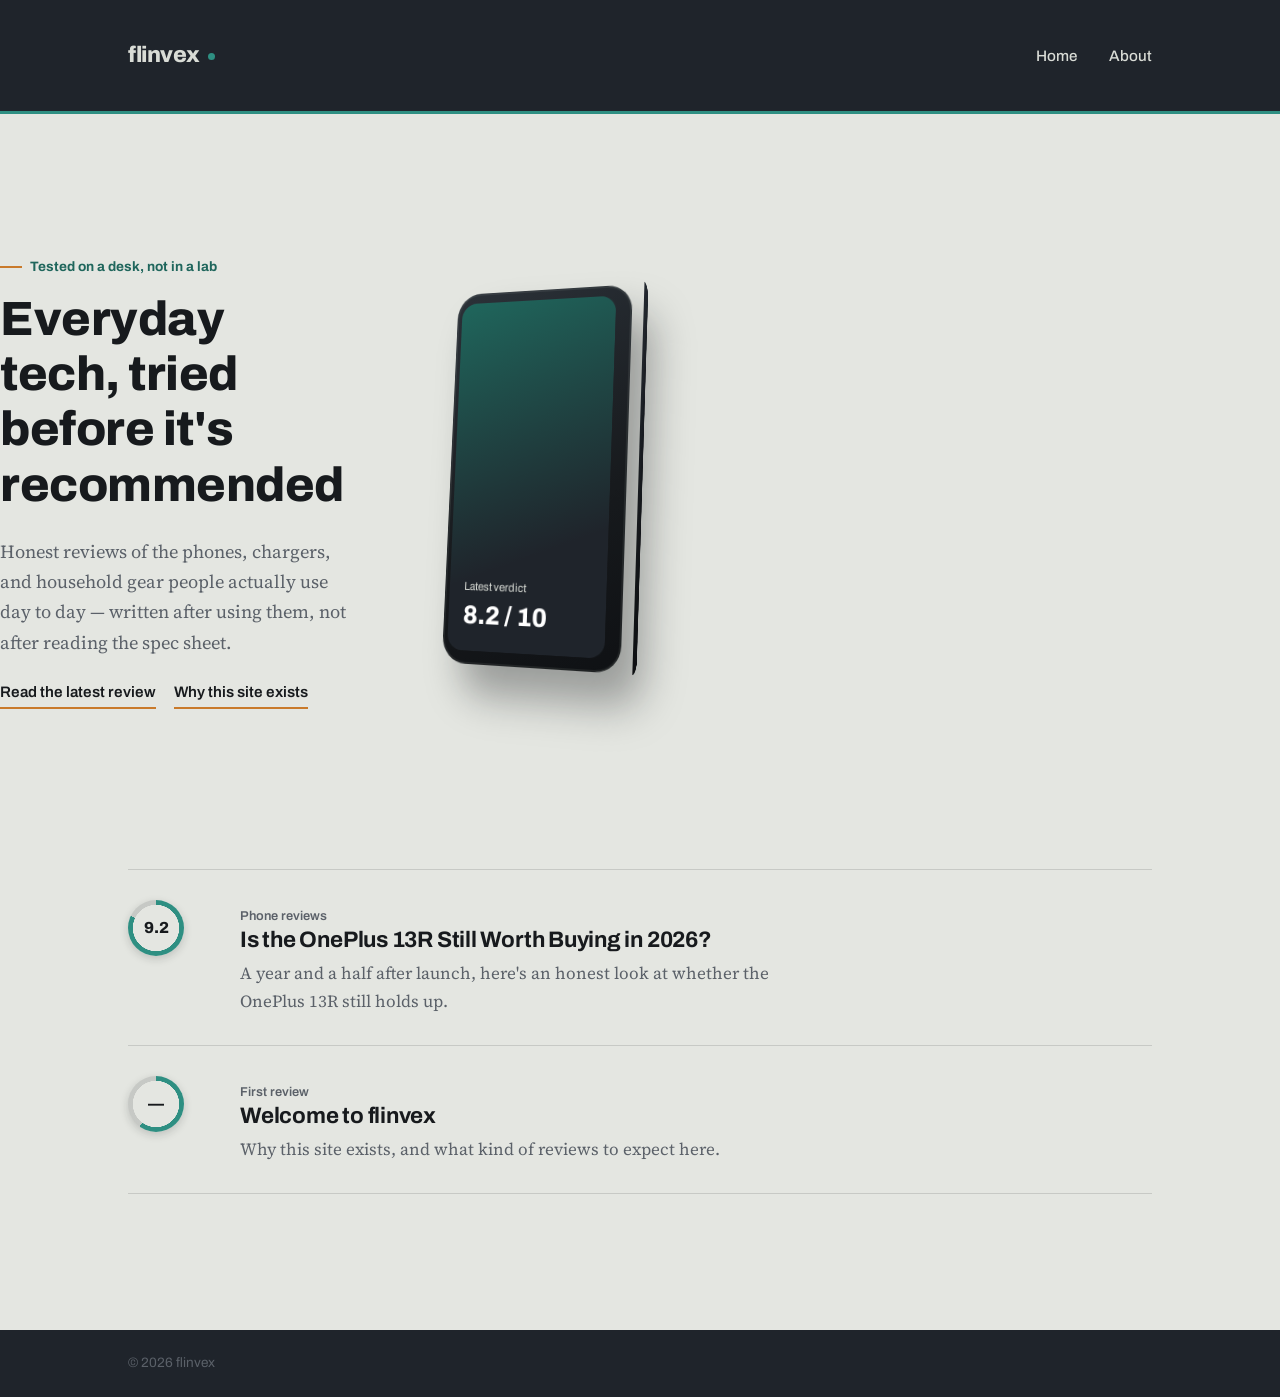
<file: index.html>
<!DOCTYPE html>
<html lang="en">
<head>
<meta charset="UTF-8">
<meta name="viewport" content="width=device-width, initial-scale=1.0">
<title>flinvex — everyday tech, tried and reviewed</title>
<meta name="description" content="Honest reviews of the everyday tech and household gear I actually use, with links to buy the ones worth buying.">
<link rel="stylesheet" href="style.css">
</head>
<body>

<header class="site-header">
  <div class="wrap">
    <p class="site-title"><a href="/">flinvex</a></p>
    <nav class="site-nav">
      <a href="/">Home</a>
      <a href="/about.html">About</a>
    </nav>
  </div>
</header>

<section class="hero">
  <div class="wrap hero">
    <div class="hero-copy">
      <p class="eyebrow-mark">Tested on a desk, not in a lab</p>
      <h1>Everyday tech, tried before it's recommended</h1>
      <p class="intro">Honest reviews of the phones, chargers, and household gear people actually use day to day — written after using them, not after reading the spec sheet.</p>
      <div class="hero-links">
        <a href="#latest">Read the latest review</a>
        <a href="/about.html">Why this site exists</a>
      </div>
    </div>

    <div class="device-stage">
      <div class="device">
        <div class="device-edge"></div>
        <div class="device-body"></div>
        <div class="device-screen">
          <div class="readout">
            Latest verdict
            <strong>8.2 / 10</strong>
          </div>
        </div>
      </div>
    </div>
  </div>
</section>

<main class="wrap" id="latest">
  <ul class="post-list">
    <li>
      <span class="verdict" style="--score: 82;">9.2</span>
      <div>
        <p class="post-date">Phone reviews</p>
        <h2><a href="/posts/oneplus-13r-still-worth-buying-2026.html">Is the OnePlus 13R Still Worth Buying in 2026?</a></h2>
        <p class="post-excerpt">A year and a half after launch, here's an honest look at whether the OnePlus 13R still holds up.</p>
      </div>
    </li>
    <li>
      <span class="verdict" style="--score: 60;">—</span>
      <div>
        <p class="post-date">First review</p>
        <h2><a href="/posts/hello-world.html">Welcome to flinvex</a></h2>
        <p class="post-excerpt">Why this site exists, and what kind of reviews to expect here.</p>
      </div>
    </li>
  </ul>
</main>

<footer class="site-footer">
  <div class="wrap">
    &copy; 2026 flinvex
  </div>
</footer>

<script>
  // Subtle interactive tilt on the hero device — responds to pointer position.
  // No effect if the visitor prefers reduced motion, or on touch-only devices.
  (function () {
    var stage = document.querySelector('.device-stage');
    var device = document.querySelector('.device');
    if (!stage || !device) return;
    var prefersReduced = window.matchMedia('(prefers-reduced-motion: reduce)').matches;
    if (prefersReduced || !window.matchMedia('(hover: hover)').matches) return;

    stage.addEventListener('mousemove', function (e) {
      var rect = stage.getBoundingClientRect();
      var x = (e.clientX - rect.left) / rect.width - 0.5;
      var y = (e.clientY - rect.top) / rect.height - 0.5;
      device.style.transform =
        'rotateY(' + (-22 + x * 14) + 'deg) rotateX(' + (6 - y * 10) + 'deg)';
    });
    stage.addEventListener('mouseleave', function () {
      device.style.transform = 'rotateY(-22deg) rotateX(6deg)';
    });
  })();
</script>

</body>
</html>
</file>
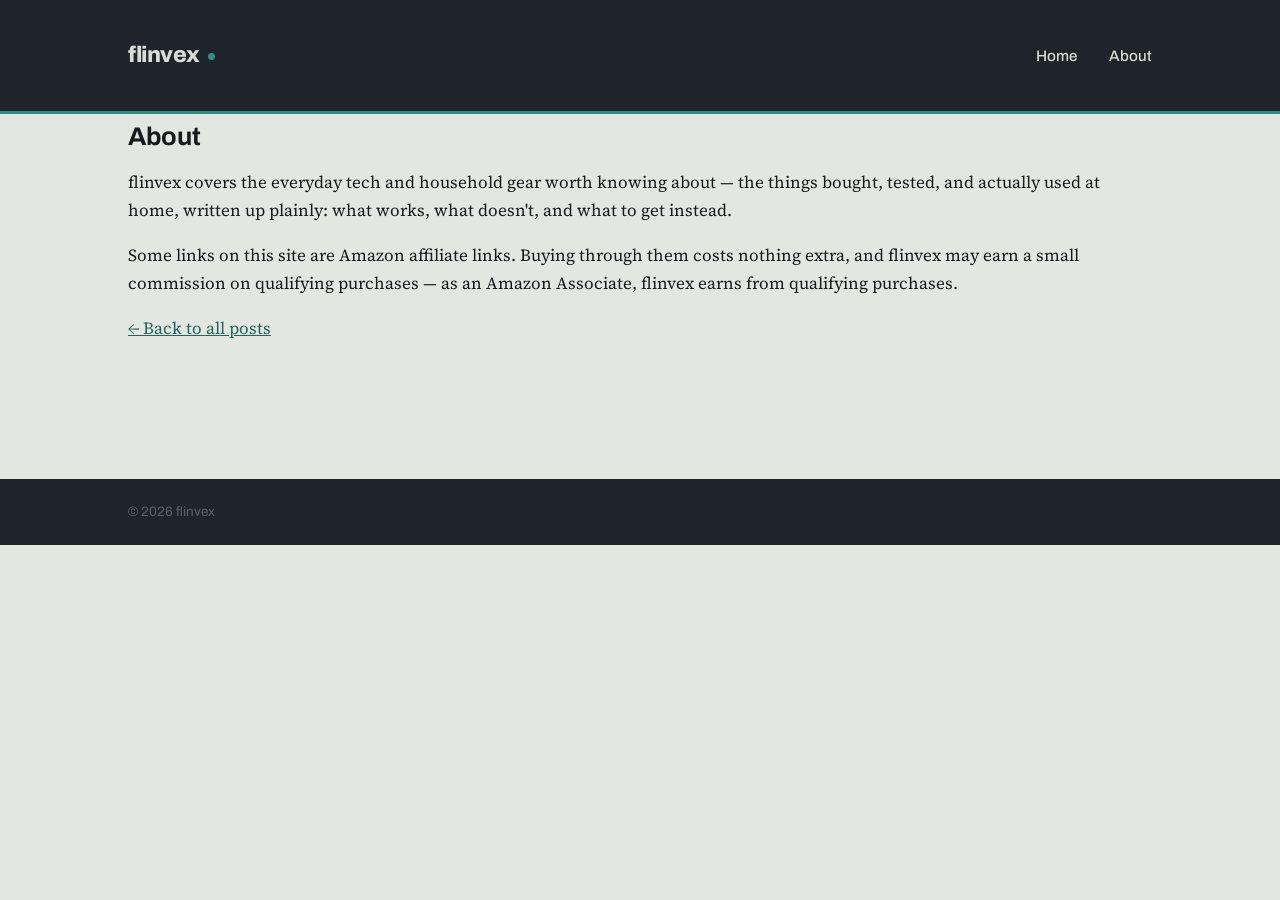
<file: about.html>
<!DOCTYPE html>
<html lang="en">
<head>
<meta charset="UTF-8">
<meta name="viewport" content="width=device-width, initial-scale=1.0">
<title>About — flinvex</title>
<link rel="stylesheet" href="style.css">
</head>
<body>

<header class="site-header">
  <div class="wrap">
    <p class="site-title"><a href="/">flinvex</a></p>
    <nav class="site-nav">
      <a href="/">Home</a>
      <a href="/about.html">About</a>
    </nav>
  </div>
</header>

<main class="wrap">
  <article>
    <header class="post-header">
      <h1>About</h1>
    </header>
    <p>flinvex covers the everyday tech and household gear worth knowing about — the things bought, tested, and actually used at home, written up plainly: what works, what doesn't, and what to get instead.</p>

    <p>Some links on this site are Amazon affiliate links. Buying through them costs nothing extra, and flinvex may earn a small commission on qualifying purchases — as an Amazon Associate, flinvex earns from qualifying purchases.</p>
    <a class="back-link" href="/">&larr; Back to all posts</a>
  </article>
</main>

<footer class="site-footer">
  <div class="wrap">
    &copy; 2026 flinvex
  </div>
</footer>

</body>
</html>
</file>
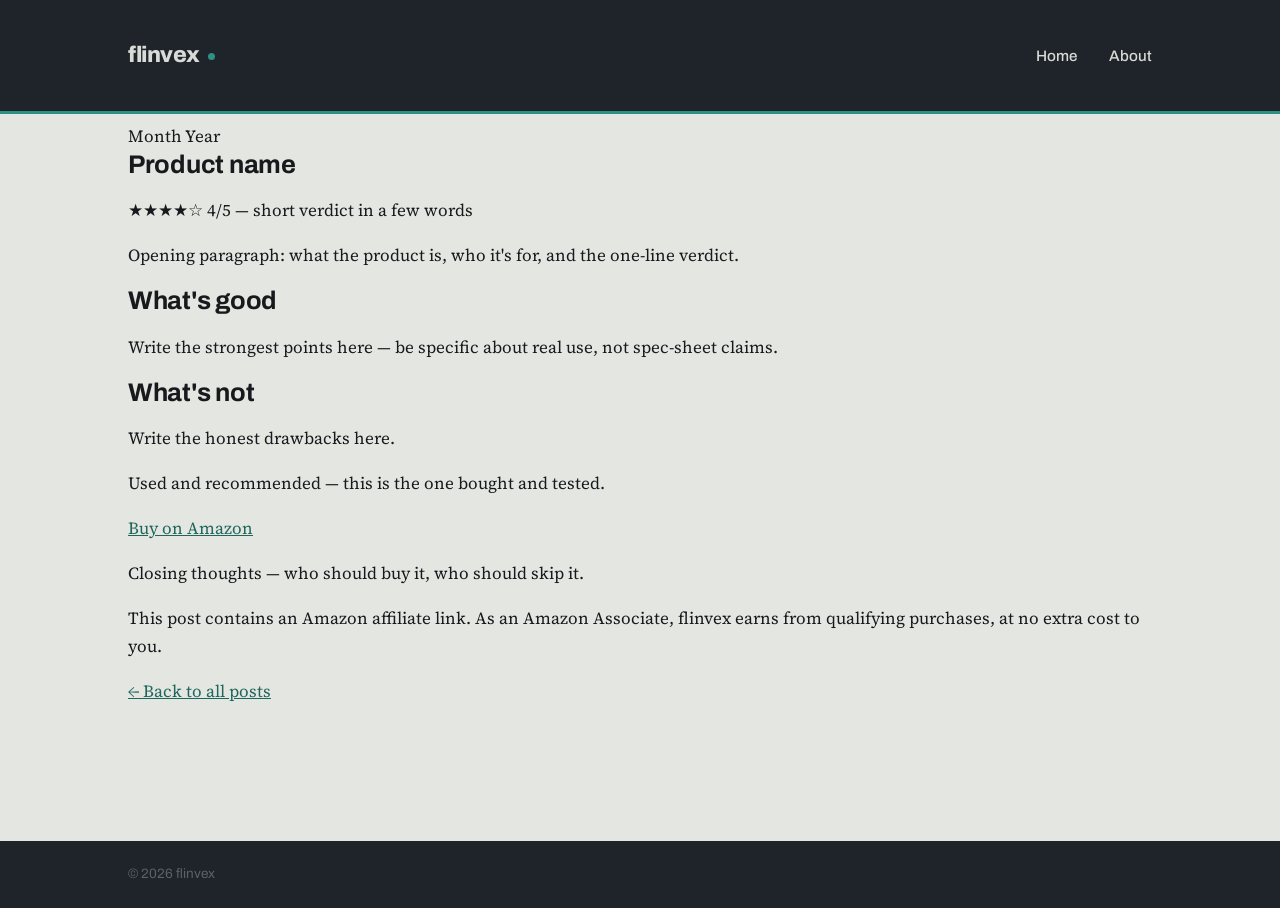
<file: posts/_template-review.html>
<!DOCTYPE html>
<html lang="en">
<head>
<meta charset="UTF-8">
<meta name="viewport" content="width=device-width, initial-scale=1.0">
<title>Review title goes here — flinvex</title>
<meta name="description" content="One-sentence summary of the review.">
<link rel="stylesheet" href="../style.css">
</head>
<body>

<header class="site-header">
  <div class="wrap">
    <p class="site-title"><a href="/">flinvex</a></p>
    <nav class="site-nav">
      <a href="/">Home</a>
      <a href="/about.html">About</a>
    </nav>
  </div>
</header>

<main class="wrap">
  <article>
    <header class="post-header">
      <span class="post-date">Month Year</span>
      <h1>Product name</h1>
    </header>

    <p class="rating"><span class="stars">&#9733;&#9733;&#9733;&#9733;&#9734;</span> 4/5 — short verdict in a few words</p>

    <p>Opening paragraph: what the product is, who it's for, and the one-line verdict.</p>


    <h2>What's good</h2>
    <p>Write the strongest points here — be specific about real use, not spec-sheet claims.</p>

    <h2>What's not</h2>
    <p>Write the honest drawbacks here.</p>

    <div class="buy-box">
      <p>Used and recommended — this is the one bought and tested.</p>
      <a class="buy-button" href="REPLACE_WITH_AMAZON_AFFILIATE_LINK">Buy on Amazon</a>
    </div>

    <p>Closing thoughts — who should buy it, who should skip it.</p>

    <p class="disclosure">This post contains an Amazon affiliate link. As an Amazon Associate, flinvex earns from qualifying purchases, at no extra cost to you.</p>

    <a class="back-link" href="/">&larr; Back to all posts</a>
  </article>
</main>

<footer class="site-footer">
  <div class="wrap">
    &copy; 2026 flinvex
  </div>
</footer>

</body>
</html>
</file>
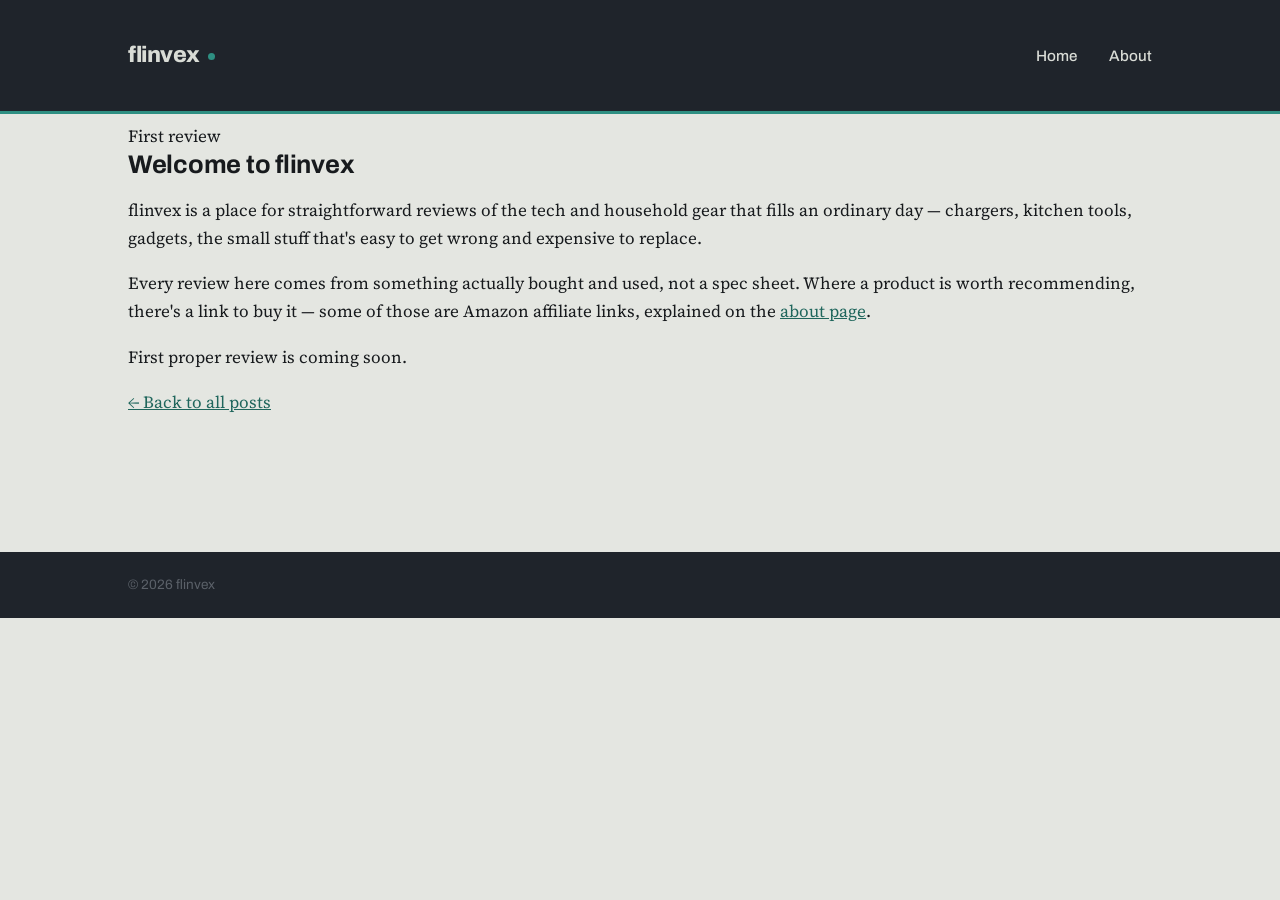
<file: posts/hello-world.html>
<!DOCTYPE html>
<html lang="en">
<head>
<meta charset="UTF-8">
<meta name="viewport" content="width=device-width, initial-scale=1.0">
<title>Welcome to flinvex</title>
<meta name="description" content="Why flinvex exists, and what kind of reviews to expect here.">
<link rel="stylesheet" href="../style.css">
</head>
<body>

<header class="site-header">
  <div class="wrap">
    <p class="site-title"><a href="/">flinvex</a></p>
    <nav class="site-nav">
      <a href="/">Home</a>
      <a href="/about.html">About</a>
    </nav>
  </div>
</header>

<main class="wrap">
  <article>
    <header class="post-header">
      <span class="post-date">First review</span>
      <h1>Welcome to flinvex</h1>
    </header>

    <p>flinvex is a place for straightforward reviews of the tech and household gear that fills an ordinary day — chargers, kitchen tools, gadgets, the small stuff that's easy to get wrong and expensive to replace.</p>

    <p>Every review here comes from something actually bought and used, not a spec sheet. Where a product is worth recommending, there's a link to buy it — some of those are Amazon affiliate links, explained on the <a href="/about.html">about page</a>.</p>


    <p>First proper review is coming soon.</p>

    <a class="back-link" href="/">&larr; Back to all posts</a>
  </article>
</main>

<footer class="site-footer">
  <div class="wrap">
    &copy; 2026 flinvex
  </div>
</footer>

</body>
</html>
</file>
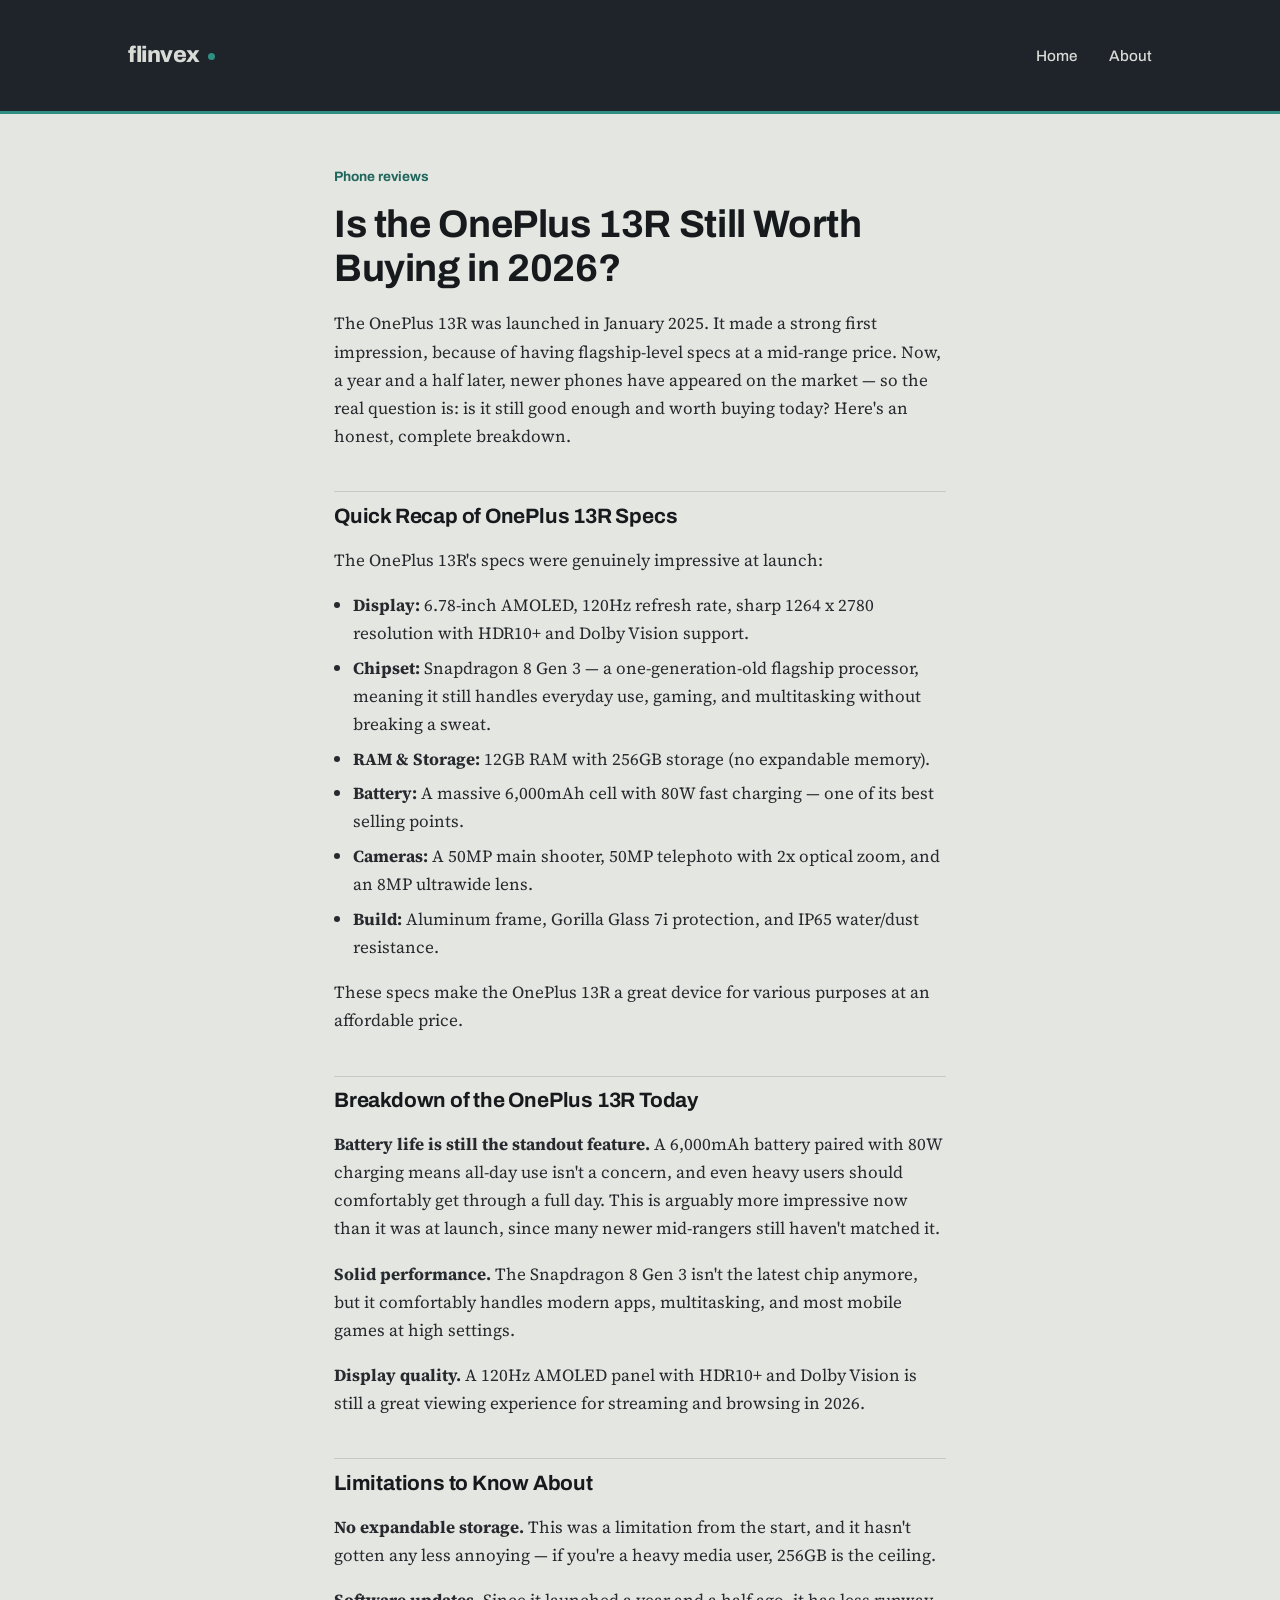
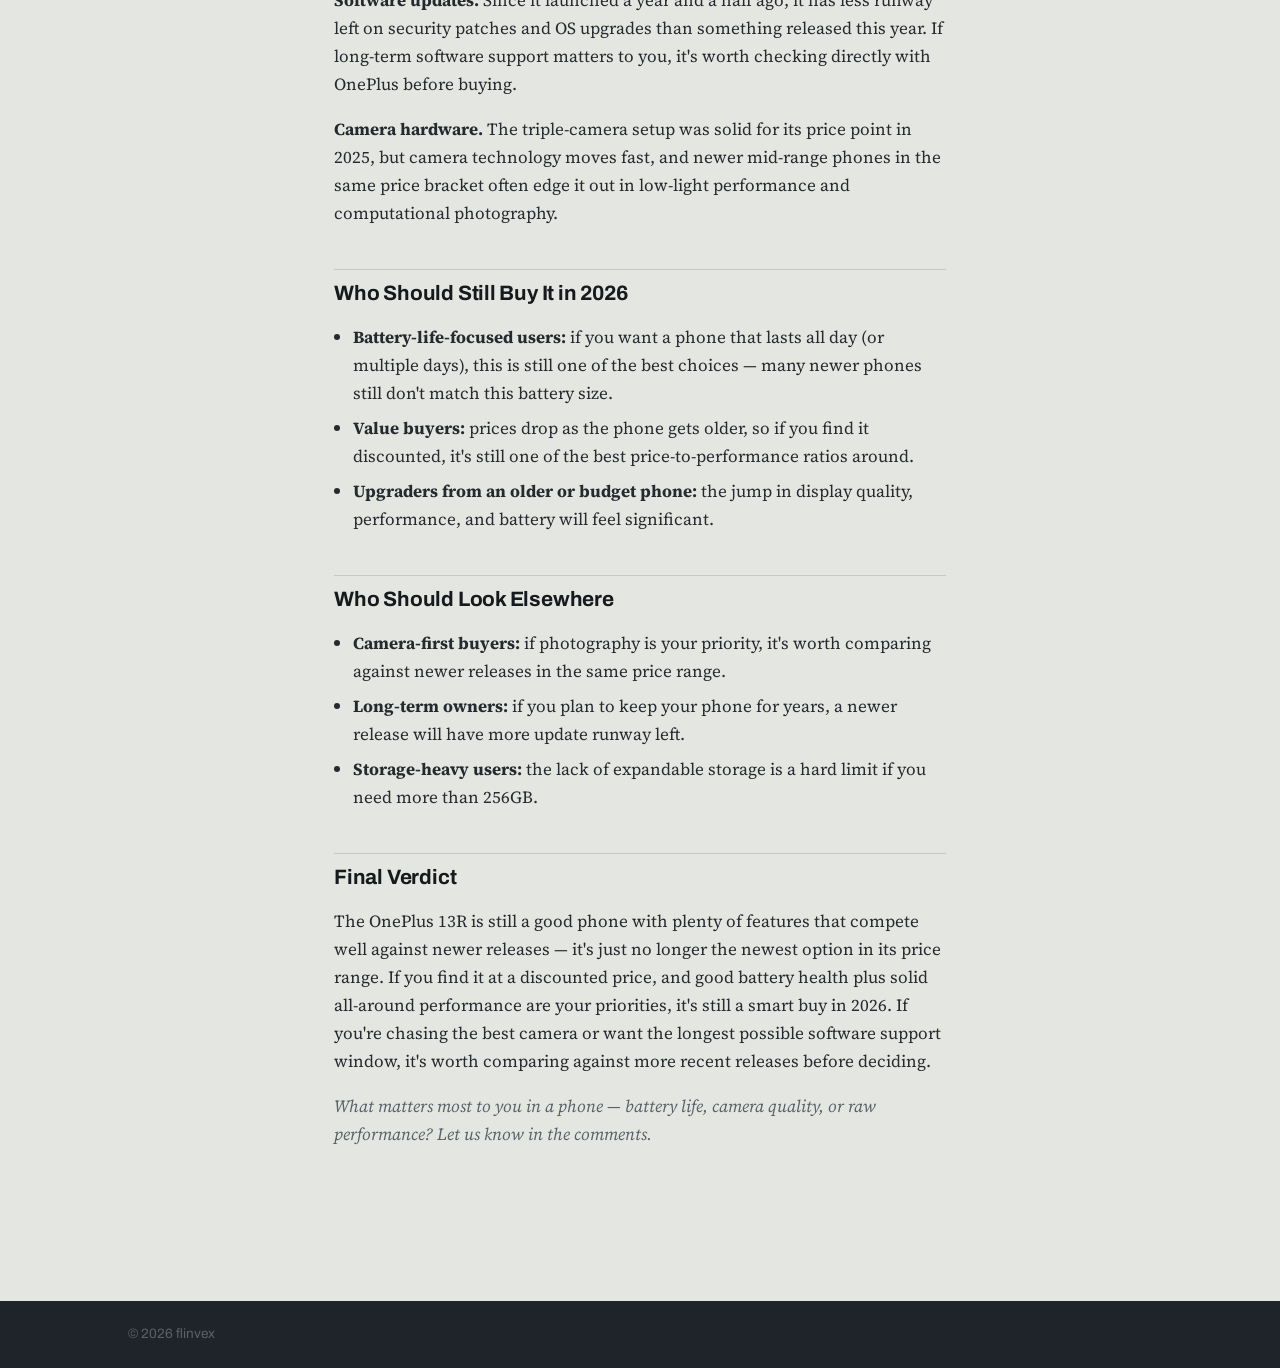
<file: posts/oneplus-13r-still-worth-buying-2026 (1).html>
<!DOCTYPE html>
<html lang="en">
<head>
<meta charset="UTF-8">
<meta name="viewport" content="width=device-width, initial-scale=1.0">
<title>Is the OnePlus 13R Still Worth Buying in 2026? | flinvex</title>
<meta name="description" content="An honest look at whether the OnePlus 13R still holds up in 2026 — battery life, performance, camera, and who should (or shouldn't) buy it.">
<link rel="stylesheet" href="../style.css">
</head>
<body>

<header class="site-header">
  <div class="wrap">
    <p class="site-title"><a href="/">flinvex</a></p>
    <nav class="site-nav">
      <a href="/">Home</a>
      <a href="/about.html">About</a>
    </nav>
  </div>
</header>

<main class="wrap">
  <article class="post">
    <p class="post-date">Phone reviews</p>
    <h1>Is the OnePlus 13R Still Worth Buying in 2026?</h1>

    <p>The OnePlus 13R was launched in January 2025. It made a strong first impression, because of having flagship-level specs at a mid-range price. Now, a year and a half later, newer phones have appeared on the market — so the real question is: is it still good enough and worth buying today? Here's an honest, complete breakdown.</p>

    <h2>Quick Recap of OnePlus 13R Specs</h2>
    <p>The OnePlus 13R's specs were genuinely impressive at launch:</p>
    <ul>
      <li><strong>Display:</strong> 6.78-inch AMOLED, 120Hz refresh rate, sharp 1264 x 2780 resolution with HDR10+ and Dolby Vision support.</li>
      <li><strong>Chipset:</strong> Snapdragon 8 Gen 3 — a one-generation-old flagship processor, meaning it still handles everyday use, gaming, and multitasking without breaking a sweat.</li>
      <li><strong>RAM &amp; Storage:</strong> 12GB RAM with 256GB storage (no expandable memory).</li>
      <li><strong>Battery:</strong> A massive 6,000mAh cell with 80W fast charging — one of its best selling points.</li>
      <li><strong>Cameras:</strong> A 50MP main shooter, 50MP telephoto with 2x optical zoom, and an 8MP ultrawide lens.</li>
      <li><strong>Build:</strong> Aluminum frame, Gorilla Glass 7i protection, and IP65 water/dust resistance.</li>
    </ul>
    <p>These specs make the OnePlus 13R a great device for various purposes at an affordable price.</p>

    <h2>Breakdown of the OnePlus 13R Today</h2>
    <p><strong>Battery life is still the standout feature.</strong> A 6,000mAh battery paired with 80W charging means all-day use isn't a concern, and even heavy users should comfortably get through a full day. This is arguably more impressive now than it was at launch, since many newer mid-rangers still haven't matched it.</p>
    <p><strong>Solid performance.</strong> The Snapdragon 8 Gen 3 isn't the latest chip anymore, but it comfortably handles modern apps, multitasking, and most mobile games at high settings.</p>
    <p><strong>Display quality.</strong> A 120Hz AMOLED panel with HDR10+ and Dolby Vision is still a great viewing experience for streaming and browsing in 2026.</p>

    <h2>Limitations to Know About</h2>
    <p><strong>No expandable storage.</strong> This was a limitation from the start, and it hasn't gotten any less annoying — if you're a heavy media user, 256GB is the ceiling.</p>
    <p><strong>Software updates.</strong> Since it launched a year and a half ago, it has less runway left on security patches and OS upgrades than something released this year. If long-term software support matters to you, it's worth checking directly with OnePlus before buying.</p>
    <p><strong>Camera hardware.</strong> The triple-camera setup was solid for its price point in 2025, but camera technology moves fast, and newer mid-range phones in the same price bracket often edge it out in low-light performance and computational photography.</p>

    <h2>Who Should Still Buy It in 2026</h2>
    <ul>
      <li><strong>Battery-life-focused users:</strong> if you want a phone that lasts all day (or multiple days), this is still one of the best choices — many newer phones still don't match this battery size.</li>
      <li><strong>Value buyers:</strong> prices drop as the phone gets older, so if you find it discounted, it's still one of the best price-to-performance ratios around.</li>
      <li><strong>Upgraders from an older or budget phone:</strong> the jump in display quality, performance, and battery will feel significant.</li>
    </ul>

    <h2>Who Should Look Elsewhere</h2>
    <ul>
      <li><strong>Camera-first buyers:</strong> if photography is your priority, it's worth comparing against newer releases in the same price range.</li>
      <li><strong>Long-term owners:</strong> if you plan to keep your phone for years, a newer release will have more update runway left.</li>
      <li><strong>Storage-heavy users:</strong> the lack of expandable storage is a hard limit if you need more than 256GB.</li>
    </ul>

    <h2>Final Verdict</h2>
    <p>The OnePlus 13R is still a good phone with plenty of features that compete well against newer releases — it's just no longer the newest option in its price range. If you find it at a discounted price, and good battery health plus solid all-around performance are your priorities, it's still a smart buy in 2026. If you're chasing the best camera or want the longest possible software support window, it's worth comparing against more recent releases before deciding.</p>

    <p><em>What matters most to you in a phone — battery life, camera quality, or raw performance? Let us know in the comments.</em></p>
  </article>
</main>

<footer class="site-footer">
  <div class="wrap">
    &copy; 2026 flinvex
  </div>
</footer>

</body>
</html>
</file>
<file: style.css>
/* ==========================================================================
   flinvex — "workbench ledger" theme
   Everyday tech, tested at a desk, not in a lab.
   ========================================================================== */

@import url('https://fonts.googleapis.com/css2?family=Archivo:wght@500;700;800&family=Source+Serif+4:opsz,wght@8..60,400;8..60,600&display=swap');

:root {
  --ink: #171a1d;
  --panel-dark: #1f242b;
  --paper: #e4e6e1;
  --paper-raised: #eef0eb;
  --text-muted: #5b6169;
  --text-on-dark: #d9dcd6;
  --teal: #2e8f82;
  --teal-deep: #1f665c;
  --amber: #c97a2b;
  --rule: rgba(23, 26, 29, 0.14);
  --rule-on-dark: rgba(217, 220, 214, 0.16);
  --font-head: "Archivo", system-ui, sans-serif;
  --font-body: "Source Serif 4", Georgia, serif;
}

* { box-sizing: border-box; }

html {
  scroll-behavior: smooth;
}

@media (prefers-reduced-motion: reduce) {
  html { scroll-behavior: auto; }
  * { animation-duration: 0.001ms !important; transition-duration: 0.001ms !important; }
}

body {
  margin: 0;
  background: var(--paper);
  color: var(--ink);
  font-family: var(--font-body);
  font-size: 1.0625rem;
  line-height: 1.65;
  -webkit-font-smoothing: antialiased;
}

.wrap {
  max-width: 1080px;
  margin: 0 auto;
  padding: 0 28px;
}

a { color: var(--teal-deep); }
a:hover { color: var(--teal); }
a:focus-visible,
button:focus-visible {
  outline: 2px solid var(--teal);
  outline-offset: 3px;
}

h1, h2, h3 {
  font-family: var(--font-head);
  color: var(--ink);
  line-height: 1.15;
  margin: 0 0 0.5em;
  letter-spacing: -0.01em;
}

/* ---------- Header ---------- */

.site-header {
  background: var(--panel-dark);
  color: var(--text-on-dark);
  border-bottom: 3px solid var(--teal);
}

.site-header .wrap {
  display: flex;
  align-items: center;
  justify-content: space-between;
  padding-top: 20px;
  padding-bottom: 20px;
}

.site-title a {
  font-family: var(--font-head);
  font-weight: 800;
  font-size: 1.4rem;
  color: var(--text-on-dark);
  text-decoration: none;
  letter-spacing: -0.02em;
}

.site-title a::after {
  content: "";
  display: inline-block;
  width: 7px;
  height: 7px;
  margin-left: 8px;
  background: var(--teal);
  border-radius: 50%;
  vertical-align: middle;
}

.site-nav a {
  color: var(--text-on-dark);
  text-decoration: none;
  margin-left: 28px;
  font-family: var(--font-head);
  font-weight: 500;
  font-size: 0.95rem;
  border-bottom: 1px solid transparent;
  padding-bottom: 2px;
}

.site-nav a:hover {
  color: #fff;
  border-bottom-color: var(--teal);
}

/* ---------- Hero ---------- */

.hero {
  padding: 64px 0 56px;
  display: grid;
  grid-template-columns: 1.1fr 0.9fr;
  gap: 48px;
  align-items: center;
}

.hero-copy .eyebrow-mark {
  display: inline-flex;
  align-items: center;
  gap: 8px;
  font-family: var(--font-head);
  font-size: 0.85rem;
  color: var(--teal-deep);
  font-weight: 700;
  margin-bottom: 14px;
}

.hero-copy .eyebrow-mark::before {
  content: "";
  width: 22px;
  height: 2px;
  background: var(--amber);
  display: inline-block;
}

.hero h1 {
  font-size: clamp(2.1rem, 4vw, 3rem);
  font-weight: 800;
  max-width: 12ch;
}

.hero p.intro {
  font-size: 1.15rem;
  color: var(--text-muted);
  max-width: 46ch;
  margin: 0 0 22px;
}

.hero .hero-links {
  display: flex;
  gap: 18px;
  font-family: var(--font-head);
  font-weight: 600;
  font-size: 0.95rem;
}

.hero .hero-links a {
  text-decoration: none;
  color: var(--ink);
  border-bottom: 2px solid var(--amber);
  padding-bottom: 2px;
}

/* ---------- 3D device mark ---------- */

.device-stage {
  perspective: 1200px;
  display: flex;
  justify-content: center;
}

.device {
  position: relative;
  width: 190px;
  height: 380px;
  transform-style: preserve-3d;
  transform: rotateY(-22deg) rotateX(6deg);
  transition: transform 0.4s ease-out;
}

.device-body {
  position: absolute;
  inset: 0;
  border-radius: 26px;
  background: linear-gradient(155deg, #2b3138 0%, var(--ink) 60%, #0f1114 100%);
  box-shadow:
    22px 30px 40px rgba(15, 17, 20, 0.35),
    inset 0 0 0 2px rgba(217, 220, 214, 0.08);
  transform: translateZ(0);
}

.device-screen {
  position: absolute;
  top: 14px;
  left: 12px;
  right: 12px;
  bottom: 14px;
  border-radius: 16px;
  background: linear-gradient(160deg, var(--teal-deep), var(--panel-dark) 70%);
  transform: translateZ(14px);
  display: flex;
  align-items: flex-end;
  padding: 16px;
  overflow: hidden;
}

.device-screen .readout {
  font-family: var(--font-head);
  color: var(--text-on-dark);
  font-size: 0.72rem;
  line-height: 1.5;
}

.device-screen .readout strong {
  display: block;
  font-size: 1.6rem;
  color: #fff;
  font-weight: 800;
}

.device-edge {
  position: absolute;
  top: 0;
  bottom: 0;
  right: -14px;
  width: 14px;
  background: linear-gradient(180deg, #23282f, #0d0f11);
  transform: rotateY(90deg) translateZ(7px);
  border-radius: 0 26px 26px 0;
}

@media (hover: hover) {
  .device-stage:hover .device {
    transform: rotateY(-10deg) rotateX(2deg);
  }
}

/* ---------- Post ledger ---------- */

main.wrap { padding: 8px 28px 72px; }

.post-list {
  list-style: none;
  margin: 40px 0 0;
  padding: 0;
  border-top: 1px solid var(--rule);
}

.post-list > li {
  display: grid;
  grid-template-columns: 88px 1fr;
  gap: 24px;
  align-items: start;
  padding: 30px 0;
  border-bottom: 1px solid var(--rule);
}

.post-list .post-date {
  font-family: var(--font-head);
  font-size: 0.8rem;
  color: var(--text-muted);
  font-weight: 600;
  margin: 6px 0 0;
}

.post-list h2 {
  font-size: 1.4rem;
  margin-bottom: 6px;
}

.post-list h2 a {
  color: var(--ink);
  text-decoration: none;
  background-image: linear-gradient(var(--amber), var(--amber));
  background-size: 0% 2px;
  background-repeat: no-repeat;
  background-position: 0 100%;
  transition: background-size 0.2s ease;
}

.post-list h2 a:hover {
  background-size: 100% 2px;
}

.post-excerpt {
  color: var(--text-muted);
  margin: 0;
  max-width: 62ch;
}

/* verdict dial — small circular score mark, used beside a post entry */
.verdict {
  width: 56px;
  height: 56px;
  border-radius: 50%;
  display: flex;
  align-items: center;
  justify-content: center;
  font-family: var(--font-head);
  font-weight: 800;
  font-size: 1rem;
  color: var(--ink);
  background:
    radial-gradient(circle at 50% 50%, var(--paper) 58%, transparent 59%),
    conic-gradient(var(--teal) calc(var(--score, 80) * 1%), var(--rule) 0);
  box-shadow: 0 3px 8px rgba(23, 26, 29, 0.18);
}

/* ---------- Article ---------- */

article.post {
  max-width: 68ch;
  margin: 44px auto 0;
}

article.post > .post-date {
  font-family: var(--font-head);
  font-size: 0.85rem;
  color: var(--teal-deep);
  font-weight: 700;
}

article.post h1 {
  font-size: clamp(1.8rem, 3.4vw, 2.4rem);
  margin-top: 0.3em;
}

article.post h2 {
  font-size: 1.3rem;
  margin-top: 2em;
  padding-top: 0.6em;
  border-top: 1px solid var(--rule);
}

article.post p, article.post li {
  color: #262a2e;
}

article.post ul {
  padding-left: 1.1em;
}

article.post li + li { margin-top: 0.4em; }

article.post em {
  color: var(--text-muted);
}

/* ---------- Intro paragraph on index ---------- */

p.intro { font-size: 1.05rem; color: var(--text-muted); }

/* ---------- Footer ---------- */

.site-footer {
  background: var(--panel-dark);
  color: var(--text-muted);
  margin-top: 64px;
}

.site-footer .wrap {
  padding: 22px 28px;
  font-family: var(--font-head);
  font-size: 0.85rem;
}

/* ---------- Responsive ---------- */

@media (max-width: 760px) {
  .hero {
    grid-template-columns: 1fr;
    padding-top: 40px;
  }
  .device-stage { order: -1; margin-bottom: 8px; }
  .device { width: 140px; height: 280px; transform: rotateY(-14deg) rotateX(4deg); }
  .post-list > li { grid-template-columns: 1fr; }
  .verdict { width: 44px; height: 44px; font-size: 0.85rem; }
}
</file>
